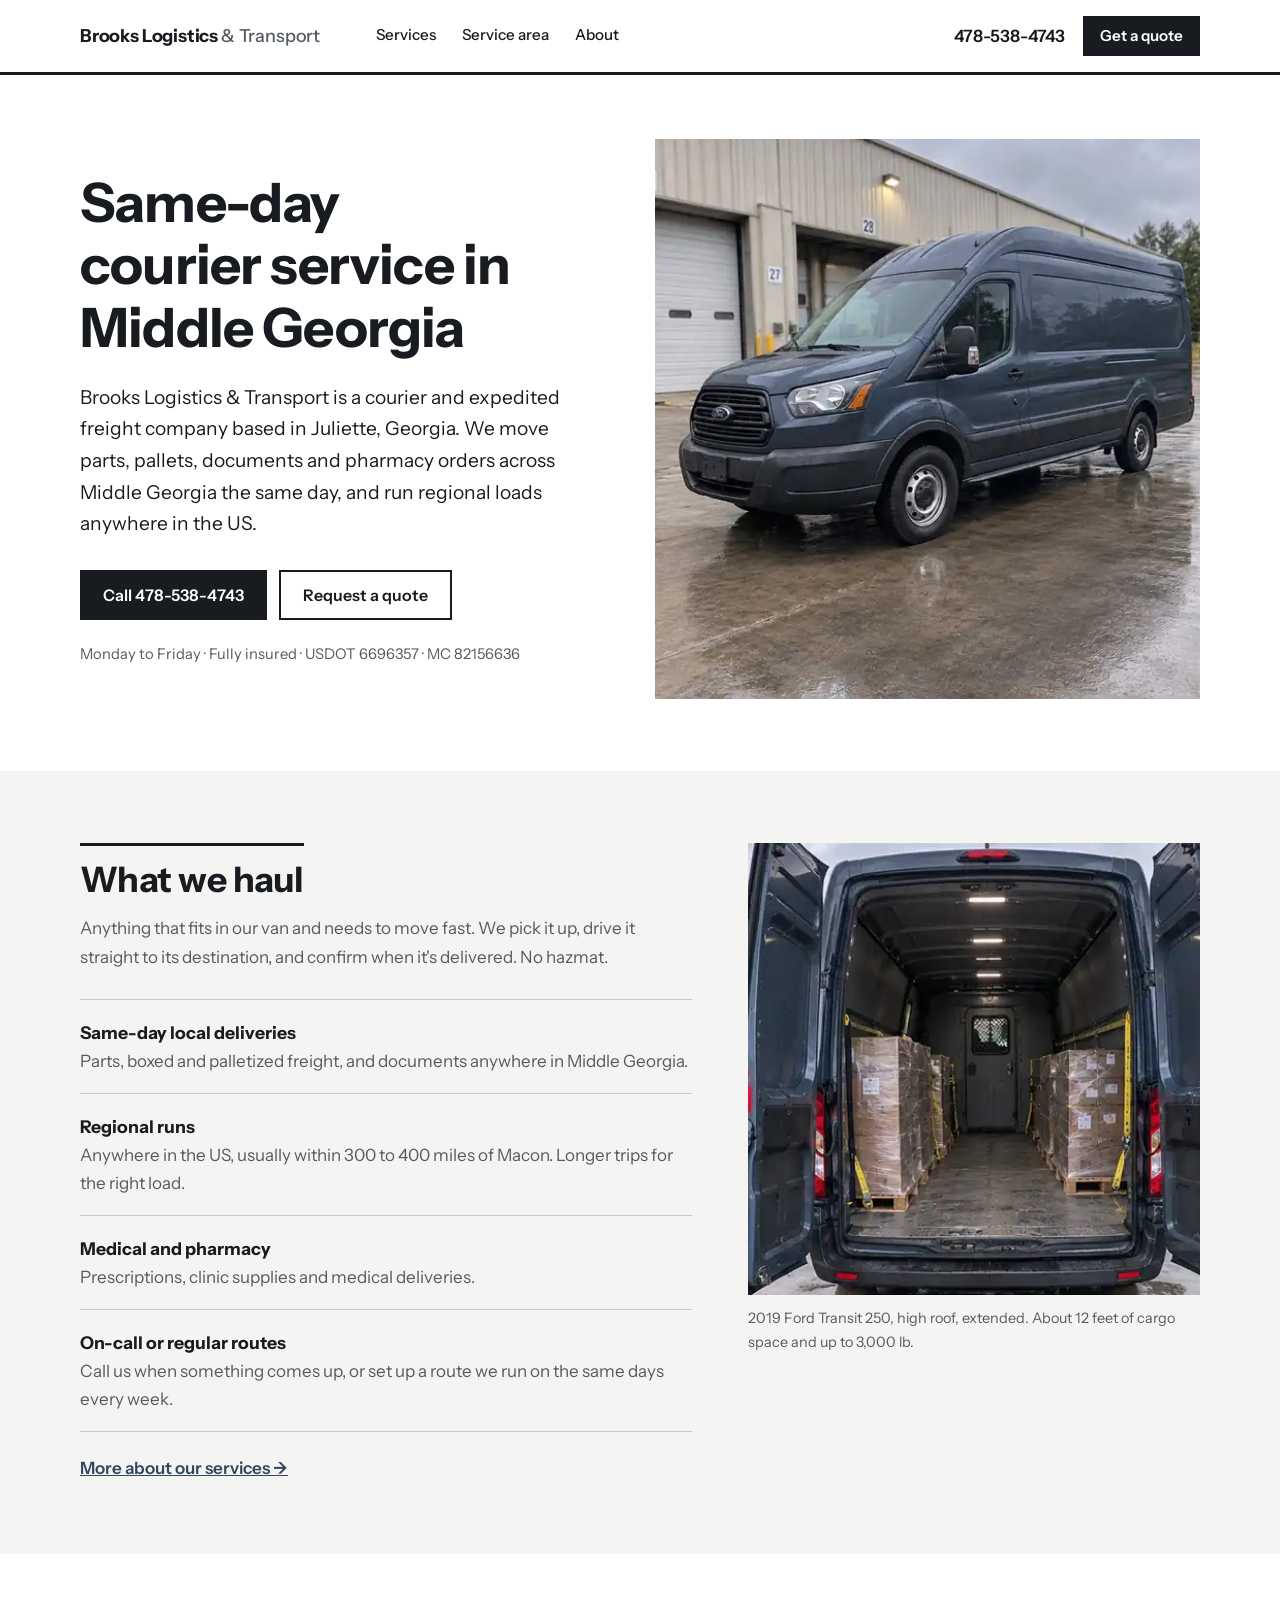
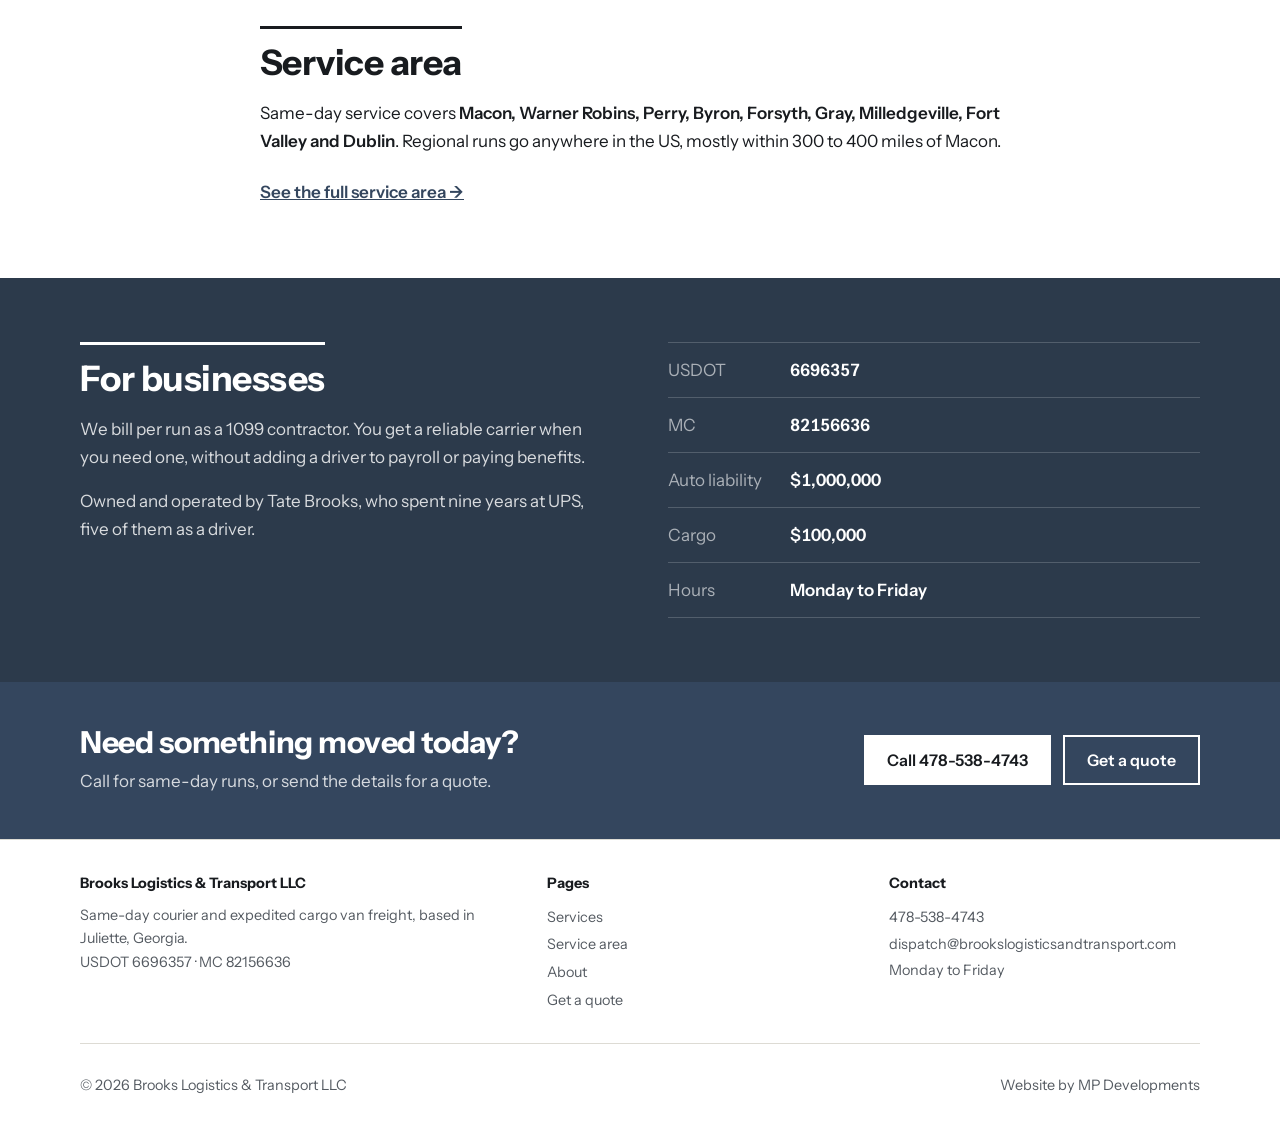
<file: index.html>
<!DOCTYPE html>
<html lang="en">
<head>
<meta charset="utf-8">
<meta name="viewport" content="width=device-width, initial-scale=1">
<title>Brooks Logistics &amp; Transport</title>
<meta name="description" content="Brooks Logistics & Transport LLC: same-day courier and cargo van delivery in Middle Georgia, based in Juliette GA. Call 478-538-4743.">
<link rel="preconnect" href="https://fonts.googleapis.com">
<link rel="preconnect" href="https://fonts.gstatic.com" crossorigin>
<link href="https://fonts.googleapis.com/css2?family=Instrument+Sans:wght@400;500;600;700&display=swap" rel="stylesheet">
<link rel="stylesheet" href="site.css">
<link rel="icon" href="favicon.svg" type="image/svg+xml">
<link rel="apple-touch-icon" href="apple-touch-icon.png">
<meta name="theme-color" content="#2C3A4B">
<meta property="og:type" content="website">
<meta property="og:site_name" content="Brooks Logistics &amp; Transport">
<meta property="og:title" content="Brooks Logistics &amp; Transport">
<meta property="og:description" content="Brooks Logistics & Transport LLC: same-day courier and cargo van delivery in Middle Georgia, based in Juliette GA. Call 478-538-4743.">
<meta property="og:image" content="https://brookslogisticsandtransport.com/og.jpg">
<meta name="twitter:card" content="summary_large_image">
<script type="application/ld+json">
{"@context":"https://schema.org","@type":"LocalBusiness","name":"Brooks Logistics & Transport LLC",
"description":"Same-day courier and expedited cargo van freight in Middle Georgia, with regional runs across the US.",
"telephone":"+1-478-538-4743","email":"dispatch@brookslogisticsandtransport.com",
"url":"https://brookslogisticsandtransport.com","image":"https://brookslogisticsandtransport.com/og.jpg",
"address":{"@type":"PostalAddress","addressLocality":"Juliette","addressRegion":"GA","addressCountry":"US"},
"areaServed":["Macon, GA","Warner Robins, GA","Perry, GA","Byron, GA","Forsyth, GA","Gray, GA","Milledgeville, GA","Fort Valley, GA","Dublin, GA"],
"openingHoursSpecification":{"@type":"OpeningHoursSpecification","dayOfWeek":["Monday","Tuesday","Wednesday","Thursday","Friday"]},
"founder":{"@type":"Person","name":"Tate Brooks"}}
</script>
</head>
<body>
<header>
  <div class="wrap">
    <a class="name" href="index.html">Brooks Logistics <span>&amp; Transport</span></a>
    <nav class="main" aria-label="Main"><a href="services.html">Services</a><a href="service-area.html">Service area</a><a href="about.html">About</a></nav>
    <div class="head-right">
      <a class="head-phone" href="tel:+14785384743">478-538-4743</a>
      <a class="btn" href="quote.html">Get a quote</a>
    </div>
  </div>
</header>
<main>
<section class="intro">
  <div class="wrap">
    <div>
      <h1>Same-day courier service in Middle Georgia</h1>
      <p class="lead">Brooks Logistics &amp; Transport is a courier and expedited freight company based in Juliette, Georgia. We move parts, pallets, documents and pharmacy orders across Middle Georgia the same day, and run regional loads anywhere in the US.</p>
      <div class="actions">
        <a class="btn" href="tel:+14785384743">Call 478-538-4743</a>
        <a class="btn alt" href="quote.html">Request a quote</a>
      </div>
      <p class="small">Monday to Friday · Fully insured · USDOT 6696357 · MC 82156636</p>
    </div>
    <div class="photo"><img src="van.webp" alt="Brooks Logistics &amp; Transport Ford Transit cargo van parked at a loading dock" width="560" height="727"></div>
  </div>
</section>

<section class="haul">
  <div class="wrap">
    <div>
      <h2>What we haul</h2>
      <p class="sub">Anything that fits in our van and needs to move fast. We pick it up, drive it straight to its destination, and confirm when it's delivered. No hazmat.</p>
      <ul>
        <li><strong>Same-day local deliveries</strong><span>Parts, boxed and palletized freight, and documents anywhere in Middle Georgia.</span></li>
        <li><strong>Regional runs</strong><span>Anywhere in the US, usually within 300 to 400 miles of Macon. Longer trips for the right load.</span></li>
        <li><strong>Medical and pharmacy</strong><span>Prescriptions, clinic supplies and medical deliveries.</span></li>
        <li><strong>On-call or regular routes</strong><span>Call us when something comes up, or set up a route we run on the same days every week.</span></li>
      </ul>
      <a class="more" href="services.html">More about our services →</a>
    </div>
    <div>
      <div class="photo"><img src="cargo.webp" alt="Inside the van: two rows of strapped, shrink-wrapped pallets" width="480" height="437" loading="lazy"></div>
      <p class="cap">2019 Ford Transit 250, high roof, extended. About 12 feet of cargo space and up to 3,000 lb.</p>
    </div>
  </div>
</section>

<section class="area">
  <div class="wrap">
    <h2>Service area</h2>
    <p>Same-day service covers <span class="towns">Macon, Warner Robins, Perry, Byron, Forsyth, Gray, Milledgeville, Fort Valley and Dublin</span>. Regional runs go anywhere in the US, mostly within 300 to 400 miles of Macon.</p>
    <a class="more" href="service-area.html">See the full service area →</a>
  </div>
</section>

<section class="biz">
  <div class="wrap">
    <div>
      <h2>For businesses</h2>
      <p>We bill per run as a 1099 contractor. You get a reliable carrier when you need one, without adding a driver to payroll or paying benefits.</p>
      <p>Owned and operated by Tate Brooks, who spent nine years at UPS, five of them as a driver.</p>
    </div>
    <dl>
      <dt>USDOT</dt><dd>6696357</dd>
      <dt>MC</dt><dd>82156636</dd>
      <dt>Auto liability</dt><dd>$1,000,000</dd>
      <dt>Cargo</dt><dd>$100,000</dd>
      <dt>Hours</dt><dd>Monday to Friday</dd>
    </dl>
  </div>
</section>
</main>
<section class="cta">
  <div class="wrap">
    <div><h2>Need something moved today?</h2><p>Call for same-day runs, or send the details for a quote.</p></div>
    <div class="acts"><a class="btn" href="tel:+14785384743">Call 478-538-4743</a><a class="btn alt" href="quote.html">Get a quote</a></div>
  </div>
</section>
<footer>
  <div class="wrap">
    <div class="cols">
      <div><b>Brooks Logistics &amp; Transport LLC</b>Same-day courier and expedited cargo van freight, based in Juliette, Georgia.<br>USDOT 6696357 · MC 82156636</div>
      <div><b>Pages</b><a href="services.html">Services</a><a href="service-area.html">Service area</a><a href="about.html">About</a><a href="quote.html">Get a quote</a></div>
      <div><b>Contact</b><a href="tel:+14785384743">478-538-4743</a><a href="mailto:dispatch@brookslogisticsandtransport.com">dispatch@brookslogisticsandtransport.com</a>Monday to Friday</div>
    </div>
    <div class="legal"><span>© <span class="yr">2026</span> Brooks Logistics &amp; Transport LLC</span><span>Website by MP Developments</span></div>
  </div>
</footer>
<nav class="callbar" aria-label="Quick contact"><a class="c1" href="tel:+14785384743">Call now</a><a class="c2" href="quote.html">Get a quote</a></nav>
<script src="site.js"></script>
</body>
</html>
</file>
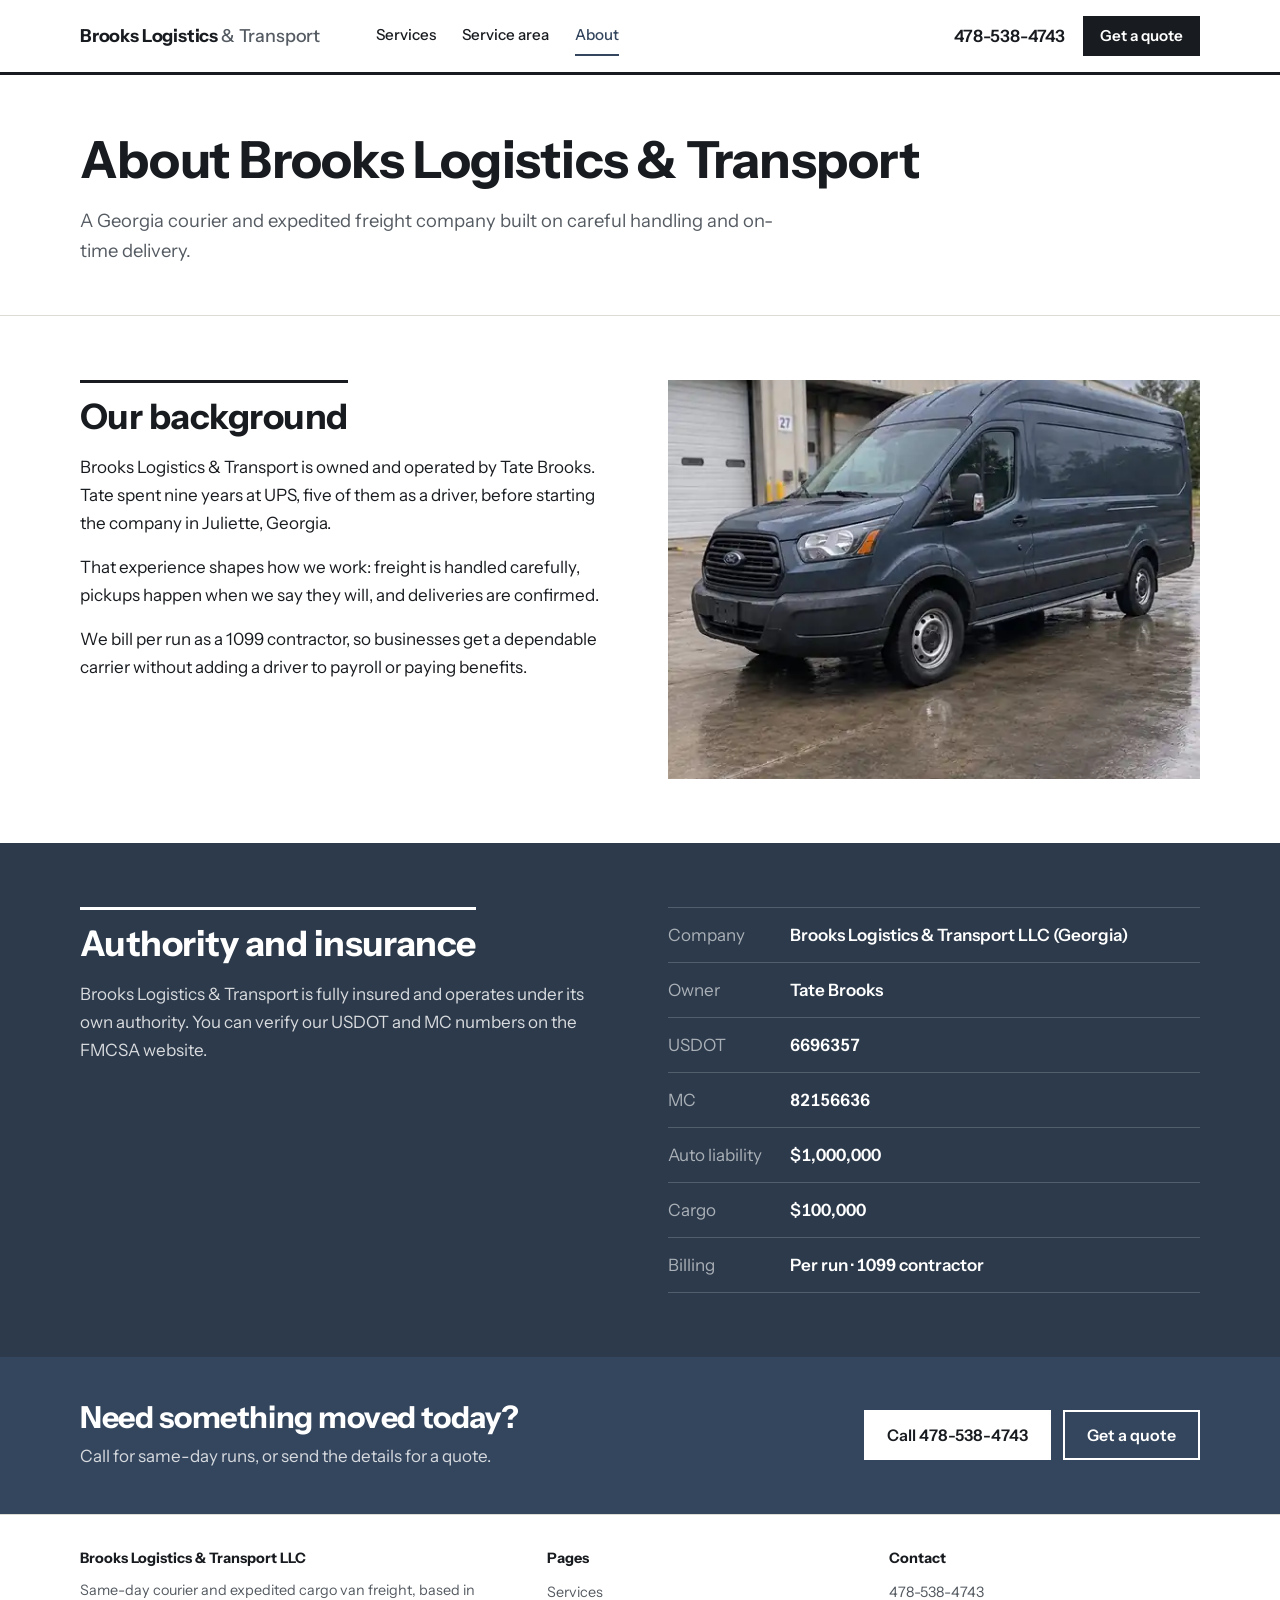
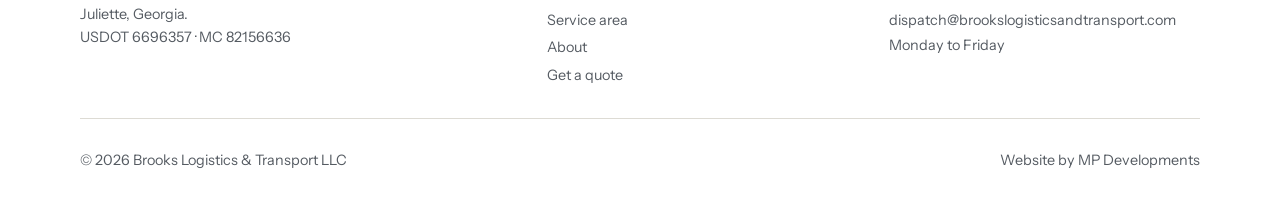
<file: about.html>
<!DOCTYPE html>
<html lang="en">
<head>
<meta charset="utf-8">
<meta name="viewport" content="width=device-width, initial-scale=1">
<title>About | Brooks Logistics &amp; Transport</title>
<meta name="description" content="Brooks Logistics & Transport LLC is a fully insured Georgia courier and expedited freight carrier owned by Tate Brooks, a nine-year UPS veteran.">
<link rel="preconnect" href="https://fonts.googleapis.com">
<link rel="preconnect" href="https://fonts.gstatic.com" crossorigin>
<link href="https://fonts.googleapis.com/css2?family=Instrument+Sans:wght@400;500;600;700&display=swap" rel="stylesheet">
<link rel="stylesheet" href="site.css">
<link rel="icon" href="favicon.svg" type="image/svg+xml">
<link rel="apple-touch-icon" href="apple-touch-icon.png">
<meta name="theme-color" content="#2C3A4B">
<meta property="og:type" content="website">
<meta property="og:site_name" content="Brooks Logistics &amp; Transport">
<meta property="og:title" content="About | Brooks Logistics &amp; Transport">
<meta property="og:description" content="Brooks Logistics & Transport LLC is a fully insured Georgia courier and expedited freight carrier owned by Tate Brooks, a nine-year UPS veteran.">
<meta property="og:image" content="https://brookslogisticsandtransport.com/og.jpg">
<meta name="twitter:card" content="summary_large_image">

</head>
<body>
<header>
  <div class="wrap">
    <a class="name" href="index.html">Brooks Logistics <span>&amp; Transport</span></a>
    <nav class="main" aria-label="Main"><a href="services.html">Services</a><a href="service-area.html">Service area</a><a href="about.html" aria-current="page">About</a></nav>
    <div class="head-right">
      <a class="head-phone" href="tel:+14785384743">478-538-4743</a>
      <a class="btn" href="quote.html">Get a quote</a>
    </div>
  </div>
</header>
<main>
<section class="page-head"><div class="wrap">
  <h1>About Brooks Logistics &amp; Transport</h1>
  <p>A Georgia courier and expedited freight company built on careful handling and on-time delivery.</p>
</div></section>
<section class="pad"><div class="wrap two">
  <div class="prose">
    <h2>Our background</h2>
    <p style="margin-top:16px">Brooks Logistics &amp; Transport is owned and operated by Tate Brooks. Tate spent nine years at UPS, five of them as a driver, before starting the company in Juliette, Georgia.</p>
    <p>That experience shapes how we work: freight is handled carefully, pickups happen when we say they will, and deliveries are confirmed.</p>
    <p>We bill per run as a 1099 contractor, so businesses get a dependable carrier without adding a driver to payroll or paying benefits.</p>
  </div>
  <div class="photo"><img src="van.webp" alt="Brooks Logistics &amp; Transport cargo van" width="560" height="727" loading="lazy" style="object-position:40% 60%"></div>
</div></section>
<section class="biz">
  <div class="wrap">
    <div>
      <h2>Authority and insurance</h2>
      <p>Brooks Logistics &amp; Transport is fully insured and operates under its own authority. You can verify our USDOT and MC numbers on the FMCSA website.</p>
    </div>
    <dl>
      <dt>Company</dt><dd>Brooks Logistics &amp; Transport LLC (Georgia)</dd>
      <dt>Owner</dt><dd>Tate Brooks</dd>
      <dt>USDOT</dt><dd>6696357</dd>
      <dt>MC</dt><dd>82156636</dd>
      <dt>Auto liability</dt><dd>$1,000,000</dd>
      <dt>Cargo</dt><dd>$100,000</dd>
      <dt>Billing</dt><dd>Per run · 1099 contractor</dd>
    </dl>
  </div>
</section>
</main>
<section class="cta">
  <div class="wrap">
    <div><h2>Need something moved today?</h2><p>Call for same-day runs, or send the details for a quote.</p></div>
    <div class="acts"><a class="btn" href="tel:+14785384743">Call 478-538-4743</a><a class="btn alt" href="quote.html">Get a quote</a></div>
  </div>
</section>
<footer>
  <div class="wrap">
    <div class="cols">
      <div><b>Brooks Logistics &amp; Transport LLC</b>Same-day courier and expedited cargo van freight, based in Juliette, Georgia.<br>USDOT 6696357 · MC 82156636</div>
      <div><b>Pages</b><a href="services.html">Services</a><a href="service-area.html">Service area</a><a href="about.html">About</a><a href="quote.html">Get a quote</a></div>
      <div><b>Contact</b><a href="tel:+14785384743">478-538-4743</a><a href="mailto:dispatch@brookslogisticsandtransport.com">dispatch@brookslogisticsandtransport.com</a>Monday to Friday</div>
    </div>
    <div class="legal"><span>© <span class="yr">2026</span> Brooks Logistics &amp; Transport LLC</span><span>Website by MP Developments</span></div>
  </div>
</footer>
<nav class="callbar" aria-label="Quick contact"><a class="c1" href="tel:+14785384743">Call now</a><a class="c2" href="quote.html">Get a quote</a></nav>
<script src="site.js"></script>
</body>
</html>
</file>
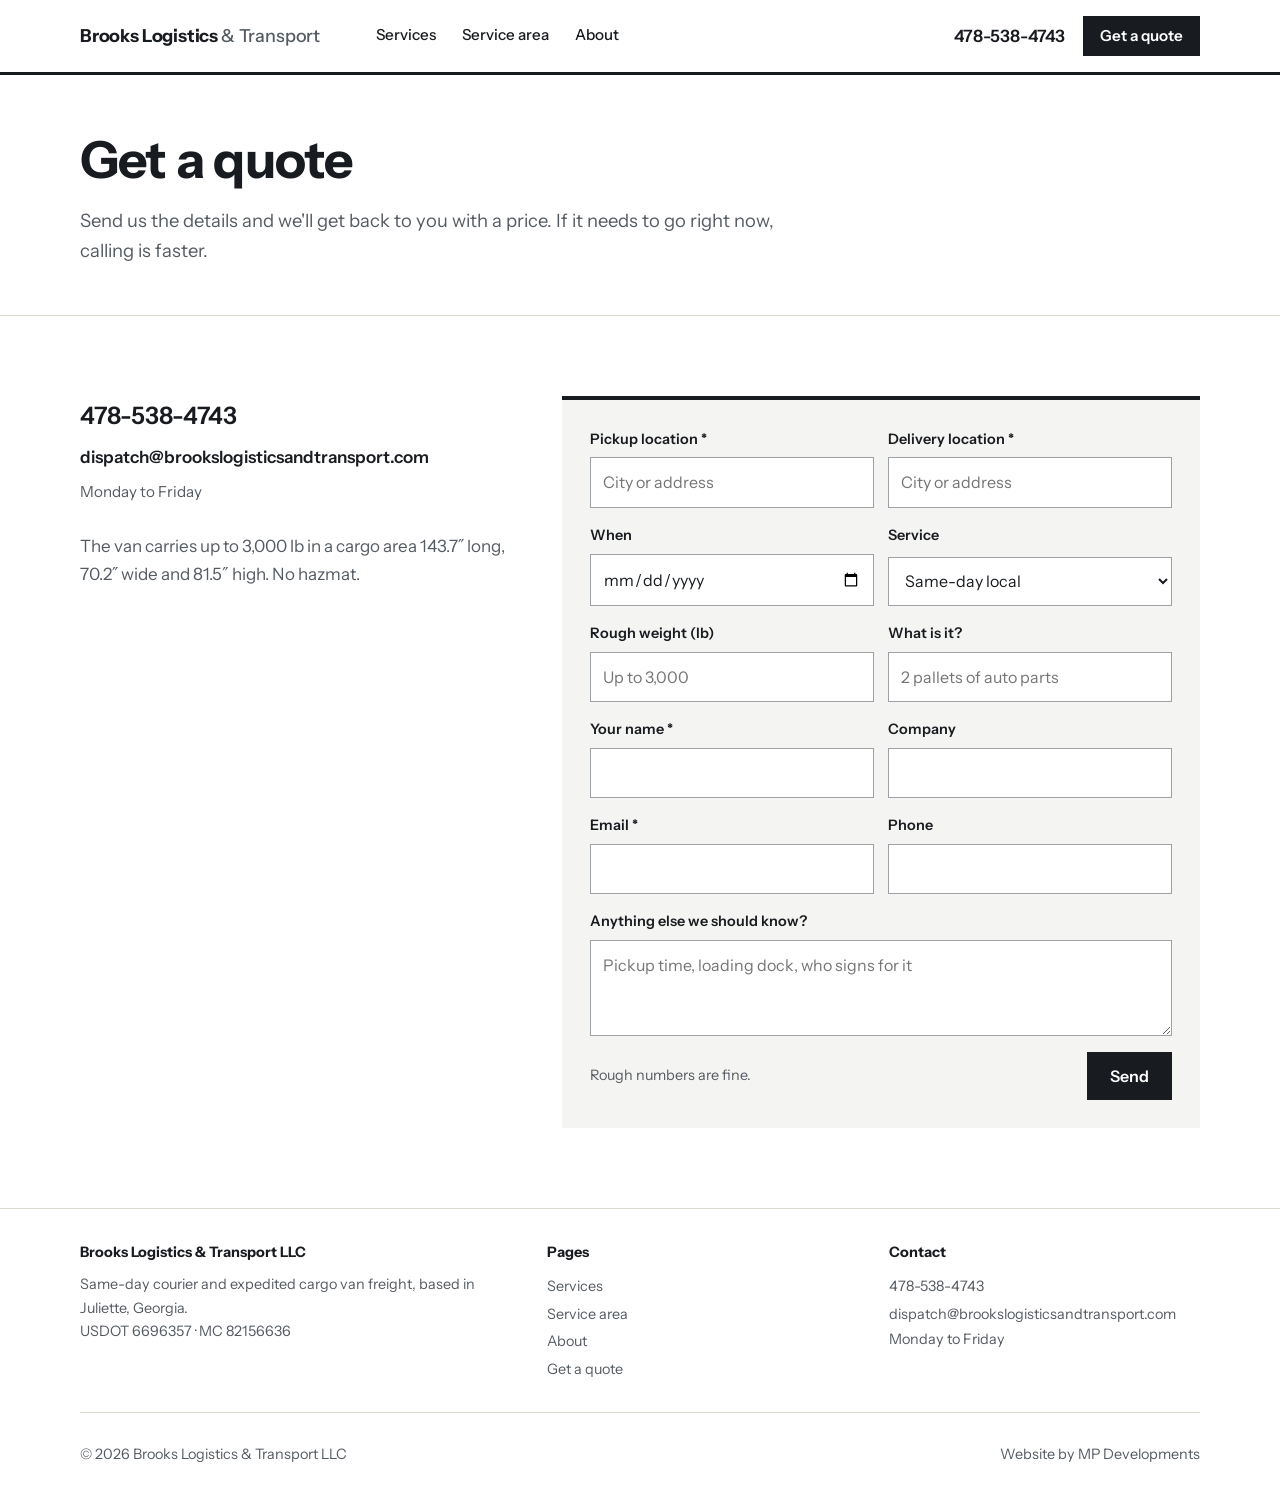
<file: quote.html>
<!DOCTYPE html>
<html lang="en">
<head>
<meta charset="utf-8">
<meta name="viewport" content="width=device-width, initial-scale=1">
<title>Get a quote | Brooks Logistics &amp; Transport</title>
<meta name="description" content="Request a quote for same-day courier or expedited cargo van delivery from Brooks Logistics & Transport. Call 478-538-4743.">
<link rel="preconnect" href="https://fonts.googleapis.com">
<link rel="preconnect" href="https://fonts.gstatic.com" crossorigin>
<link href="https://fonts.googleapis.com/css2?family=Instrument+Sans:wght@400;500;600;700&display=swap" rel="stylesheet">
<link rel="stylesheet" href="site.css">
<link rel="icon" href="favicon.svg" type="image/svg+xml">
<link rel="apple-touch-icon" href="apple-touch-icon.png">
<meta name="theme-color" content="#2C3A4B">
<meta property="og:type" content="website">
<meta property="og:site_name" content="Brooks Logistics &amp; Transport">
<meta property="og:title" content="Get a quote | Brooks Logistics &amp; Transport">
<meta property="og:description" content="Request a quote for same-day courier or expedited cargo van delivery from Brooks Logistics & Transport. Call 478-538-4743.">
<meta property="og:image" content="https://brookslogisticsandtransport.com/og.jpg">
<meta name="twitter:card" content="summary_large_image">

</head>
<body>
<header>
  <div class="wrap">
    <a class="name" href="index.html">Brooks Logistics <span>&amp; Transport</span></a>
    <nav class="main" aria-label="Main"><a href="services.html">Services</a><a href="service-area.html">Service area</a><a href="about.html">About</a></nav>
    <div class="head-right">
      <a class="head-phone" href="tel:+14785384743">478-538-4743</a>
      <a class="btn" href="quote.html">Get a quote</a>
    </div>
  </div>
</header>
<main>
<section class="page-head"><div class="wrap">
  <h1>Get a quote</h1>
  <p>Send us the details and we'll get back to you with a price. If it needs to go right now, calling is faster.</p>
</div></section>
<section class="quote">
  <div class="wrap">
    <div>
      <div class="reach" style="margin-top:0">
        <a class="big" href="tel:+14785384743">478-538-4743</a>
        <a href="mailto:dispatch@brookslogisticsandtransport.com">dispatch@brookslogisticsandtransport.com</a>
        <span>Monday to Friday</span>
      </div>
      <p class="sub" style="margin-top:28px">The van carries up to 3,000 lb in a cargo area 143.7″ long, 70.2″ wide and 81.5″ high. No hazmat.</p>
    </div>
    <form id="req" action="https://formspree.io/f/xkjroznj" method="POST" novalidate>
      <input type="hidden" name="_subject" value="New quote request: brookslogisticsandtransport.com">
      <input type="text" name="_gotcha" style="display:none" tabindex="-1" autocomplete="off" aria-hidden="true">
      <div class="row">
        <div class="field"><label for="pickup">Pickup location *</label><input id="pickup" name="pickup" required placeholder="City or address"></div>
        <div class="field"><label for="delivery">Delivery location *</label><input id="delivery" name="delivery" required placeholder="City or address"></div>
      </div>
      <div class="row">
        <div class="field"><label for="date">When</label><input id="date" name="date" type="date"></div>
        <div class="field"><label for="type">Service</label>
          <select id="type" name="type"><option>Same-day local</option><option>Regional run</option><option>Medical / pharmacy</option><option>Recurring route</option><option>Other</option></select>
        </div>
      </div>
      <div class="row">
        <div class="field"><label for="weight">Rough weight (lb)</label><input id="weight" name="weight" inputmode="numeric" placeholder="Up to 3,000"></div>
        <div class="field"><label for="what">What is it?</label><input id="what" name="what" placeholder="2 pallets of auto parts"></div>
      </div>
      <div class="row">
        <div class="field"><label for="name">Your name *</label><input id="name" name="name" required autocomplete="name"></div>
        <div class="field"><label for="company">Company</label><input id="company" name="company" autocomplete="organization"></div>
      </div>
      <div class="row">
        <div class="field"><label for="email">Email *</label><input id="email" name="email" type="email" required autocomplete="email"></div>
        <div class="field"><label for="phone">Phone</label><input id="phone" name="phone" type="tel" autocomplete="tel"></div>
      </div>
      <div class="field"><label for="notes">Anything else we should know?</label><textarea id="notes" name="notes" placeholder="Pickup time, loading dock, who signs for it"></textarea></div>
      <div class="form-foot">
        <p>Rough numbers are fine.</p>
        <button class="btn" type="submit">Send</button>
      </div>
      <div class="status" id="status" role="status" aria-live="polite"></div>
    </form>
  </div>
</section>
</main>

<footer>
  <div class="wrap">
    <div class="cols">
      <div><b>Brooks Logistics &amp; Transport LLC</b>Same-day courier and expedited cargo van freight, based in Juliette, Georgia.<br>USDOT 6696357 · MC 82156636</div>
      <div><b>Pages</b><a href="services.html">Services</a><a href="service-area.html">Service area</a><a href="about.html">About</a><a href="quote.html">Get a quote</a></div>
      <div><b>Contact</b><a href="tel:+14785384743">478-538-4743</a><a href="mailto:dispatch@brookslogisticsandtransport.com">dispatch@brookslogisticsandtransport.com</a>Monday to Friday</div>
    </div>
    <div class="legal"><span>© <span class="yr">2026</span> Brooks Logistics &amp; Transport LLC</span><span>Website by MP Developments</span></div>
  </div>
</footer>
<nav class="callbar" aria-label="Quick contact"><a class="c1" href="tel:+14785384743">Call now</a><a class="c2" href="quote.html">Get a quote</a></nav>
<script src="site.js"></script>
</body>
</html>
</file>
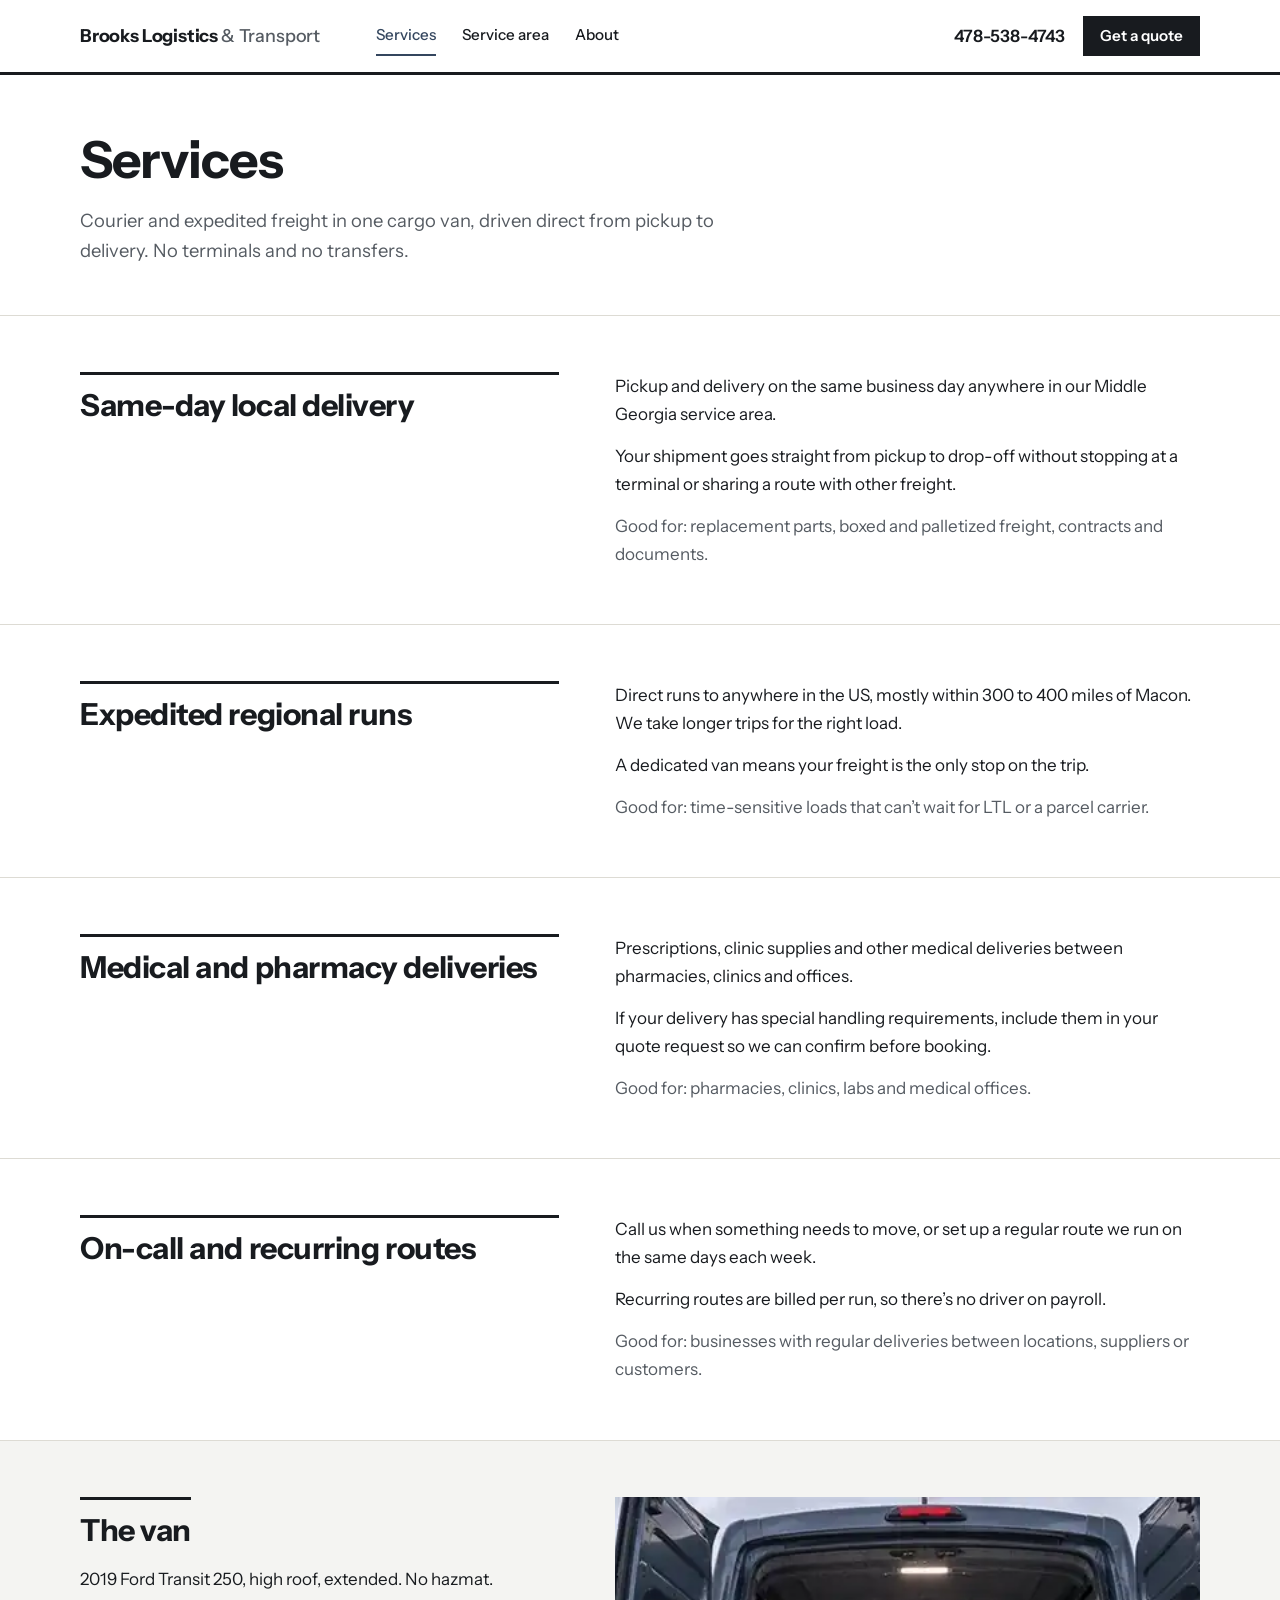
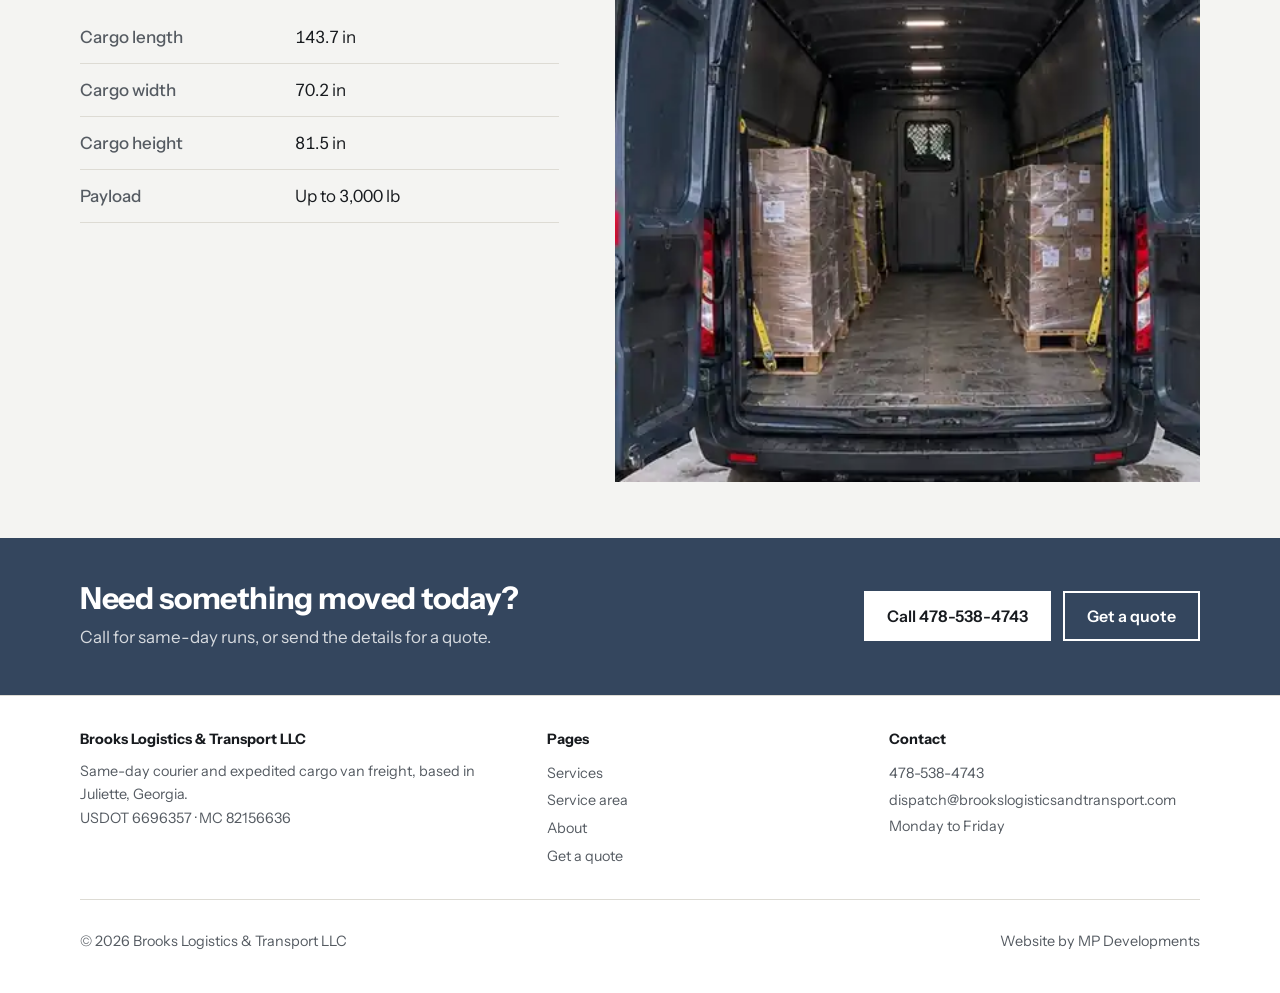
<file: services.html>
<!DOCTYPE html>
<html lang="en">
<head>
<meta charset="utf-8">
<meta name="viewport" content="width=device-width, initial-scale=1">
<title>Services | Brooks Logistics &amp; Transport</title>
<meta name="description" content="Same-day courier, expedited regional runs, medical and pharmacy deliveries, and recurring routes from Brooks Logistics & Transport in Middle Georgia.">
<link rel="preconnect" href="https://fonts.googleapis.com">
<link rel="preconnect" href="https://fonts.gstatic.com" crossorigin>
<link href="https://fonts.googleapis.com/css2?family=Instrument+Sans:wght@400;500;600;700&display=swap" rel="stylesheet">
<link rel="stylesheet" href="site.css">
<link rel="icon" href="favicon.svg" type="image/svg+xml">
<link rel="apple-touch-icon" href="apple-touch-icon.png">
<meta name="theme-color" content="#2C3A4B">
<meta property="og:type" content="website">
<meta property="og:site_name" content="Brooks Logistics &amp; Transport">
<meta property="og:title" content="Services | Brooks Logistics &amp; Transport">
<meta property="og:description" content="Same-day courier, expedited regional runs, medical and pharmacy deliveries, and recurring routes from Brooks Logistics & Transport in Middle Georgia.">
<meta property="og:image" content="https://brookslogisticsandtransport.com/og.jpg">
<meta name="twitter:card" content="summary_large_image">

</head>
<body>
<header>
  <div class="wrap">
    <a class="name" href="index.html">Brooks Logistics <span>&amp; Transport</span></a>
    <nav class="main" aria-label="Main"><a href="services.html" aria-current="page">Services</a><a href="service-area.html">Service area</a><a href="about.html">About</a></nav>
    <div class="head-right">
      <a class="head-phone" href="tel:+14785384743">478-538-4743</a>
      <a class="btn" href="quote.html">Get a quote</a>
    </div>
  </div>
</header>
<main>
<section class="page-head"><div class="wrap">
  <h1>Services</h1>
  <p>Courier and expedited freight in one cargo van, driven direct from pickup to delivery. No terminals and no transfers.</p>
</div></section><section class="svc-detail"><div class="wrap"><h2>Same-day local delivery</h2><div><p>Pickup and delivery on the same business day anywhere in our Middle Georgia service area.</p><p>Your shipment goes straight from pickup to drop-off without stopping at a terminal or sharing a route with other freight.</p><p class="good">Good for: replacement parts, boxed and palletized freight, contracts and documents.</p></div></div></section><section class="svc-detail"><div class="wrap"><h2>Expedited regional runs</h2><div><p>Direct runs to anywhere in the US, mostly within 300 to 400 miles of Macon. We take longer trips for the right load.</p><p>A dedicated van means your freight is the only stop on the trip.</p><p class="good">Good for: time-sensitive loads that can’t wait for LTL or a parcel carrier.</p></div></div></section><section class="svc-detail"><div class="wrap"><h2>Medical and pharmacy deliveries</h2><div><p>Prescriptions, clinic supplies and other medical deliveries between pharmacies, clinics and offices.</p><p>If your delivery has special handling requirements, include them in your quote request so we can confirm before booking.</p><p class="good">Good for: pharmacies, clinics, labs and medical offices.</p></div></div></section><section class="svc-detail"><div class="wrap"><h2>On-call and recurring routes</h2><div><p>Call us when something needs to move, or set up a regular route we run on the same days each week.</p><p>Recurring routes are billed per run, so there’s no driver on payroll.</p><p class="good">Good for: businesses with regular deliveries between locations, suppliers or customers.</p></div></div></section><section class="svc-detail" style="background:#F4F4F2"><div class="wrap">
  <div><h2>The van</h2><p style="margin-top:16px">2019 Ford Transit 250, high roof, extended. No hazmat.</p>
    <table class="specs-table">
      <tr><th>Cargo length</th><td>143.7 in</td></tr>
      <tr><th>Cargo width</th><td>70.2 in</td></tr>
      <tr><th>Cargo height</th><td>81.5 in</td></tr>
      <tr><th>Payload</th><td>Up to 3,000 lb</td></tr>
    </table>
  </div>
  <div class="photo" style="aspect-ratio:1/1"><img src="cargo.webp" alt="Inside the van: two rows of strapped, shrink-wrapped pallets" width="480" height="437" loading="lazy"></div>
</div></section>
</main>
<section class="cta">
  <div class="wrap">
    <div><h2>Need something moved today?</h2><p>Call for same-day runs, or send the details for a quote.</p></div>
    <div class="acts"><a class="btn" href="tel:+14785384743">Call 478-538-4743</a><a class="btn alt" href="quote.html">Get a quote</a></div>
  </div>
</section>
<footer>
  <div class="wrap">
    <div class="cols">
      <div><b>Brooks Logistics &amp; Transport LLC</b>Same-day courier and expedited cargo van freight, based in Juliette, Georgia.<br>USDOT 6696357 · MC 82156636</div>
      <div><b>Pages</b><a href="services.html">Services</a><a href="service-area.html">Service area</a><a href="about.html">About</a><a href="quote.html">Get a quote</a></div>
      <div><b>Contact</b><a href="tel:+14785384743">478-538-4743</a><a href="mailto:dispatch@brookslogisticsandtransport.com">dispatch@brookslogisticsandtransport.com</a>Monday to Friday</div>
    </div>
    <div class="legal"><span>© <span class="yr">2026</span> Brooks Logistics &amp; Transport LLC</span><span>Website by MP Developments</span></div>
  </div>
</footer>
<nav class="callbar" aria-label="Quick contact"><a class="c1" href="tel:+14785384743">Call now</a><a class="c2" href="quote.html">Get a quote</a></nav>
<script src="site.js"></script>
</body>
</html>
</file>
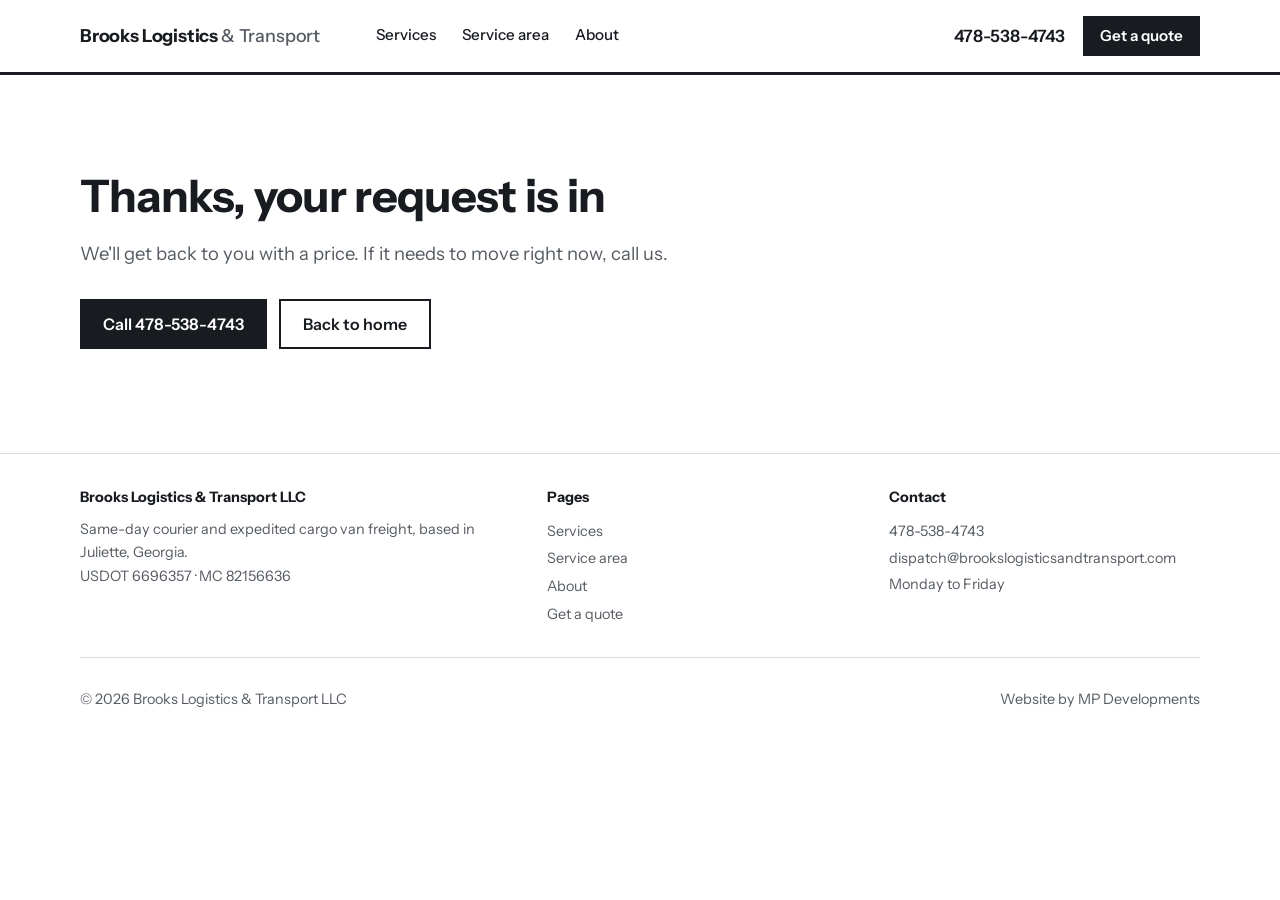
<file: thanks.html>
<!DOCTYPE html>
<html lang="en">
<head>
<meta charset="utf-8">
<meta name="viewport" content="width=device-width, initial-scale=1">
<title>Request sent | Brooks Logistics &amp; Transport</title>
<meta name="description" content="Your quote request was sent to Brooks Logistics & Transport.">
<link rel="preconnect" href="https://fonts.googleapis.com">
<link rel="preconnect" href="https://fonts.gstatic.com" crossorigin>
<link href="https://fonts.googleapis.com/css2?family=Instrument+Sans:wght@400;500;600;700&display=swap" rel="stylesheet">
<link rel="stylesheet" href="site.css">
<link rel="icon" href="favicon.svg" type="image/svg+xml">
<link rel="apple-touch-icon" href="apple-touch-icon.png">
<meta name="theme-color" content="#2C3A4B">
<meta property="og:type" content="website">
<meta property="og:site_name" content="Brooks Logistics &amp; Transport">
<meta property="og:title" content="Request sent | Brooks Logistics &amp; Transport">
<meta property="og:description" content="Your quote request was sent to Brooks Logistics & Transport.">
<meta property="og:image" content="https://brookslogisticsandtransport.com/og.jpg">
<meta name="twitter:card" content="summary_large_image">
<meta name="robots" content="noindex">
</head>
<body>
<header>
  <div class="wrap">
    <a class="name" href="index.html">Brooks Logistics <span>&amp; Transport</span></a>
    <nav class="main" aria-label="Main"><a href="services.html">Services</a><a href="service-area.html">Service area</a><a href="about.html">About</a></nav>
    <div class="head-right">
      <a class="head-phone" href="tel:+14785384743">478-538-4743</a>
      <a class="btn" href="quote.html">Get a quote</a>
    </div>
  </div>
</header>
<main>
<section class="msg"><div class="wrap">
  <h1>Thanks, your request is in</h1>
  <p>We'll get back to you with a price. If it needs to move right now, call us.</p>
  <div class="actions"><a class="btn" href="tel:+14785384743">Call 478-538-4743</a><a class="btn alt" href="index.html">Back to home</a></div>
</div></section>
</main>

<footer>
  <div class="wrap">
    <div class="cols">
      <div><b>Brooks Logistics &amp; Transport LLC</b>Same-day courier and expedited cargo van freight, based in Juliette, Georgia.<br>USDOT 6696357 · MC 82156636</div>
      <div><b>Pages</b><a href="services.html">Services</a><a href="service-area.html">Service area</a><a href="about.html">About</a><a href="quote.html">Get a quote</a></div>
      <div><b>Contact</b><a href="tel:+14785384743">478-538-4743</a><a href="mailto:dispatch@brookslogisticsandtransport.com">dispatch@brookslogisticsandtransport.com</a>Monday to Friday</div>
    </div>
    <div class="legal"><span>© <span class="yr">2026</span> Brooks Logistics &amp; Transport LLC</span><span>Website by MP Developments</span></div>
  </div>
</footer>
<nav class="callbar" aria-label="Quick contact"><a class="c1" href="tel:+14785384743">Call now</a><a class="c2" href="quote.html">Get a quote</a></nav>
<script src="site.js"></script>
</body>
</html>
</file>
<file: site.css>
:root {
  /* Layout idea: a plain local-business page. Photos, a person's voice, the phone number everywhere. */
  --bg:     #FFFFFF;
  --white:  #FFFFFF;
  --ink:    #181B1F;
  --soft:   #555B62;
  --line:   #DDDBD4;
  --accent: #34465E;  /* the van's slate blue */
  --van:    #2C3A4B;
  --font: "Instrument Sans", "Segoe UI", system-ui, sans-serif;
  color-scheme: light;
}
* { box-sizing: border-box; }
html { scroll-behavior: smooth; }
@media (prefers-reduced-motion: reduce) { html { scroll-behavior: auto; } }
body { margin: 0; background: var(--bg); color: var(--ink); font-family: var(--font); font-size: 1.0625rem; line-height: 1.65; }
h1, h2, h3 { margin: 0; line-height: 1.15; letter-spacing: -0.015em; text-wrap: balance; font-weight: 700; }
h2 { font-size: clamp(1.7rem, 3vw, 2.2rem); padding-top: 14px; border-top: 3px solid currentColor; display: inline-block; }
p { margin: 0; }
a { color: var(--accent); }
:focus-visible { outline: 2px solid var(--accent); outline-offset: 3px; }
.wrap { width: min(100% - 40px, 1120px); margin-inline: auto; }

.photo {
  position: relative; overflow: hidden; border-radius: 0;
  background: #3B434B;
}
.photo img { width: 100%; height: 100%; object-fit: cover; display: block; }
.photo .tag { position: absolute; left: 14px; bottom: 14px; font-size: 0.78rem; color: rgba(255,255,255,.8); border: 1px dashed rgba(255,255,255,.45); border-radius: 0; padding: 4px 8px; }

.btn { display: inline-flex; align-items: center; justify-content: center; gap: 8px; cursor: pointer;
  font: 600 1rem/1 var(--font); text-decoration: none; padding: 15px 22px; border-width: 2px; border-radius: 0;
  background: var(--ink); color: #fff; border: 1px solid var(--ink); }
.btn:hover { background: #2c3238; }
.btn.alt { background: transparent; color: var(--ink); border: 2px solid var(--ink); }
.btn.alt:hover { background: var(--white); }

/* Header */
header { background: var(--white); border-bottom: 3px solid var(--ink); }
header .wrap { display: flex; align-items: center; gap: 20px; min-height: 72px; }
.name { font-weight: 700; font-size: 1.12rem; color: var(--ink); text-decoration: none; letter-spacing: -0.01em; }
.name span { color: var(--soft); font-weight: 500; }
.head-right { margin-left: auto; display: flex; align-items: center; gap: 18px; }
.head-phone { font-weight: 600; color: var(--ink); text-decoration: none; }
.head-right .btn { padding: 11px 16px; font-size: 0.95rem; }

/* Intro */
.intro { padding: 64px 0 72px; }
.intro .wrap { display: grid; grid-template-columns: 1fr 1.05fr; gap: 56px; align-items: center; }
.intro h1 { font-size: clamp(2.2rem, 4.6vw, 3.4rem); }
.intro p.lead { font-size: 1.2rem; margin-top: 22px; max-width: 36rem; }
.intro .actions { display: flex; flex-wrap: wrap; gap: 12px; margin-top: 30px; }
.intro .small { margin-top: 22px; font-size: 0.92rem; color: var(--soft); }
.intro .photo { aspect-ratio: 4 / 5; max-height: 560px; justify-self: end; width: 100%; }
.intro .photo img { object-position: 40% 60%; }

/* Haul */
.haul { background: #F4F4F2; border-block: 0; padding: 72px 0; }
.haul .wrap { display: grid; grid-template-columns: 1.15fr 0.85fr; gap: 56px; }
.haul p.sub { margin-top: 14px; color: var(--soft); max-width: 40rem; }
.haul ul { list-style: none; margin: 28px 0 0; padding: 0; }
.haul li { padding: 18px 0; border-top: 1px solid #C8C9C6; }
.haul li:last-child { border-bottom: 1px solid #C8C9C6; }
.haul li strong { display: block; font-size: 1.1rem; }
.haul li span { color: var(--soft); }
.haul .photo { aspect-ratio: 1 / 1; align-self: start; }
.haul .cap { font-size: 0.9rem; color: var(--soft); margin-top: 12px; }

/* Area */
.area { padding: 72px 0; }
.area .wrap { max-width: 760px; }
.area p { margin-top: 16px; }
.towns { font-weight: 600; }
.area .photo { aspect-ratio: 16 / 10; margin-top: 36px; }
.area .photo img { object-position: 50% 60%; }
.van-line { margin-top: 14px; font-size: 0.95rem; color: var(--soft); }

/* Business */
.biz { background: var(--van); color: #fff; padding: 64px 0; }
.biz .wrap { display: grid; grid-template-columns: 1fr 1fr; gap: 56px; align-items: start; }
.biz p { color: rgba(255,255,255,.82); margin-top: 16px; max-width: 34rem; }
.biz dl { margin: 0; display: grid; grid-template-columns: max-content 1fr; gap: 0; border-top: 1px solid rgba(255,255,255,.18); }
.biz dt, .biz dd { margin: 0; padding: 13px 0; border-bottom: 1px solid rgba(255,255,255,.18); }
.biz dt { color: rgba(255,255,255,.6); padding-right: 28px; }
.biz dd { font-weight: 600; font-variant-numeric: tabular-nums; }

/* Quote */
.quote { padding: 80px 0; }
.quote .wrap { display: grid; grid-template-columns: 0.8fr 1.2fr; gap: 56px; align-items: start; }
.quote p.sub { margin-top: 14px; color: var(--soft); }
.reach { margin-top: 28px; display: grid; gap: 8px; }
.reach a { font-weight: 600; color: var(--ink); text-decoration: none; overflow-wrap: anywhere; }
.reach .big { font-size: 1.5rem; }
.reach span { color: var(--soft); font-size: 0.95rem; }

form { background: #F4F4F2; border: 0; border-top: 4px solid var(--ink); border-radius: 0; padding: 28px; display: grid; gap: 16px; }
.row { display: grid; grid-template-columns: 1fr 1fr; gap: 14px; }
.field { display: grid; gap: 6px; }
label { font-size: 0.9rem; font-weight: 600; }
input, select, textarea { font: inherit; font-size: 1rem; color: var(--ink); background: #fff; border: 1px solid #9DA2A7; border-radius: 0; padding: 11px 12px; width: 100%; }
input:focus, select:focus, textarea:focus { outline: none; border-color: var(--accent); box-shadow: 0 0 0 3px rgba(52,70,94,.2); }
textarea { min-height: 96px; resize: vertical; }
.form-foot { display: flex; flex-wrap: wrap; gap: 14px; align-items: center; justify-content: space-between; }
.form-foot p { font-size: 0.9rem; color: var(--soft); }
.status { display: none; padding: 12px 14px; border-radius: 0; background: #E9EDF2; border: 1px solid var(--accent); font-size: 0.95rem; }
.status.show { display: block; }

footer { border-top: 1px solid var(--line); padding: 32px 0 40px; font-size: 0.9rem; color: var(--soft); }
footer .wrap { display: flex; flex-wrap: wrap; gap: 10px 32px; justify-content: space-between; }

@media (max-width: 900px) {
  .intro .wrap, .haul .wrap, .biz .wrap, .quote .wrap { grid-template-columns: 1fr; gap: 36px; }
  .haul .photo { aspect-ratio: 4 / 3; }
  .intro { padding-top: 40px; }
}
@media (max-width: 600px) {
  .head-phone { display: none; }
  .name span { display: none; }
  .row { grid-template-columns: 1fr; }
  form { padding: 20px; }
  .biz dl { grid-template-columns: 1fr; }
  .biz dt { border-bottom: 0; padding-bottom: 0; }
}

/* ---- Multi-page additions ---- */
nav.main { display: flex; gap: 26px; margin-left: 36px; font-size: 0.95rem; font-weight: 500; }
nav.main a { color: var(--ink); text-decoration: none; padding: 6px 0; border-bottom: 2px solid transparent; }
nav.main a:hover { border-color: var(--ink); }
nav.main a[aria-current="page"] { border-color: var(--accent); color: var(--accent); }
.page-head { padding: 56px 0 48px; border-bottom: 1px solid var(--line); }
.page-head h1 { font-size: clamp(2.2rem, 4.4vw, 3.2rem); }
.page-head p { margin-top: 16px; font-size: 1.15rem; color: var(--soft); max-width: 44rem; }
.cta { background: var(--accent); color: #fff; padding: 44px 0; }
.cta .wrap { display: flex; flex-wrap: wrap; gap: 20px 40px; align-items: center; justify-content: space-between; }
.cta h2 { border: 0; padding: 0; font-size: clamp(1.5rem, 2.6vw, 1.9rem); }
.cta p { color: rgba(255,255,255,.8); margin-top: 6px; }
.cta .acts { display: flex; flex-wrap: wrap; gap: 12px; }
.cta .btn { background: #fff; color: var(--ink); border-color: #fff; }
.cta .btn:hover { background: #E9EDF2; }
.cta .btn.alt { background: transparent; color: #fff; border-color: #fff; }
.cta .btn.alt:hover { background: rgba(255,255,255,.1); }
.more { display: inline-block; margin-top: 22px; font-weight: 600; color: var(--accent); }
.svc-detail { padding: 56px 0; border-bottom: 1px solid var(--line); }
.svc-detail:last-of-type { border-bottom: 0; }
.svc-detail .wrap { display: grid; grid-template-columns: 0.9fr 1.1fr; gap: 56px; }
.svc-detail h2 { font-size: clamp(1.5rem, 2.6vw, 1.9rem); }
.svc-detail p + p { margin-top: 14px; }
.svc-detail .good { color: var(--soft); }
.specs-table { width: 100%; border-collapse: collapse; margin-top: 18px; font-variant-numeric: tabular-nums; }
.specs-table th, .specs-table td { text-align: left; padding: 12px 0; border-bottom: 1px solid var(--line); }
.specs-table th { color: var(--soft); font-weight: 500; width: 45%; }
.town-grid { display: grid; grid-template-columns: repeat(3, 1fr); border-top: 2px solid var(--ink); margin-top: 28px; }
.town-grid div { padding: 16px 0; border-bottom: 1px solid var(--line); font-weight: 600; font-size: 1.1rem; }
.two { display: grid; grid-template-columns: 1fr 1fr; gap: 56px; align-items: start; }
.two .photo { aspect-ratio: 4 / 3; }
.prose p + p { margin-top: 16px; }
.prose { max-width: 40rem; }
section.pad { padding: 64px 0; }
footer .cols { display: grid; grid-template-columns: 1.4fr 1fr 1fr; gap: 32px; padding-bottom: 28px; margin-bottom: 20px; border-bottom: 1px solid var(--line); width: 100%; }
footer .cols b { display: block; color: var(--ink); margin-bottom: 8px; }
footer .cols a { display: block; color: var(--soft); text-decoration: none; padding: 2px 0; }
footer .cols a:hover { color: var(--ink); }
footer .legal { display: flex; flex-wrap: wrap; justify-content: space-between; gap: 10px; width: 100%; }
@media (max-width: 900px) {
  header .wrap { flex-wrap: wrap; padding: 12px 0; }
  nav.main { order: 3; width: 100%; margin: 0; gap: 20px; overflow-x: auto; }
  .svc-detail .wrap, .two { grid-template-columns: 1fr; gap: 28px; }
  .town-grid { grid-template-columns: 1fr 1fr; }
  footer .cols { grid-template-columns: 1fr 1fr; }
}
@media (max-width: 600px) { footer .cols { grid-template-columns: 1fr; } }
/* Sticky call bar on phones */
.callbar { display: none; }
@media (max-width: 700px) {
  .callbar { display: grid; grid-template-columns: 1fr 1fr; position: fixed; left: 0; right: 0; bottom: 0; z-index: 50;
    background: var(--ink); padding: 10px 12px calc(10px + env(safe-area-inset-bottom)); gap: 10px; box-shadow: 0 -4px 16px rgba(0,0,0,.18); }
  .callbar a { display: flex; align-items: center; justify-content: center; gap: 8px; padding: 13px 10px; font-weight: 700; text-decoration: none; font-size: 1rem; }
  .callbar .c1 { background: #fff; color: var(--ink); }
  .callbar .c2 { border: 2px solid #fff; color: #fff; }
  body { padding-bottom: 78px; }
}
/* Map */
.map-wrap { margin-top: 36px; border: 1px solid var(--line); background: #F4F4F2; }
.map-wrap svg { display: block; width: 100%; height: auto; }
#map { height: 480px; width: 100%; background: #EEF0F1; }
.tiles-muted { filter: grayscale(1) contrast(0.9) brightness(1.04); }
@media (max-width: 600px) { #map { height: 380px; } }
.pin { width: 14px; height: 14px; border-radius: 50%; background: #181B1F; border: 2px solid #fff; box-shadow: 0 1px 4px rgba(0,0,0,.35); }
.pin.home { width: 20px; height: 20px; background: #34465E; border-width: 3px; }
.leaflet-tooltip.town-label { background: transparent; border: 0; box-shadow: none; padding: 0 0 0 4px; font: 600 13px "Instrument Sans", system-ui, sans-serif; color: #181B1F; text-shadow: 0 0 3px #fff, 0 0 3px #fff, 0 0 3px #fff; }
.leaflet-tooltip.town-label::before { display: none; }
.leaflet-tooltip.town-label.home { color: #34465E; font-weight: 700; font-size: 14px; }
.map-wrap figcaption { padding: 12px 16px; font-size: 0.88rem; color: var(--soft); border-top: 1px solid var(--line); background: #fff; }
.map-town { font: 600 13px var(--font); fill: var(--ink); }
.map-home { font: 700 14px var(--font); fill: var(--accent); }
.map-road { fill: none; stroke: #B9BDC2; stroke-width: 5; stroke-linecap: round; stroke-linejoin: round; }
.map-shield { font: 700 11px var(--font); fill: #fff; }
/* Simple message pages */
.msg { padding: 96px 0 104px; }
.msg h1 { font-size: clamp(2rem, 4vw, 2.8rem); }
.msg p { margin-top: 16px; font-size: 1.15rem; color: var(--soft); max-width: 38rem; }
.msg .actions { display: flex; flex-wrap: wrap; gap: 12px; margin-top: 30px; }
</file>
